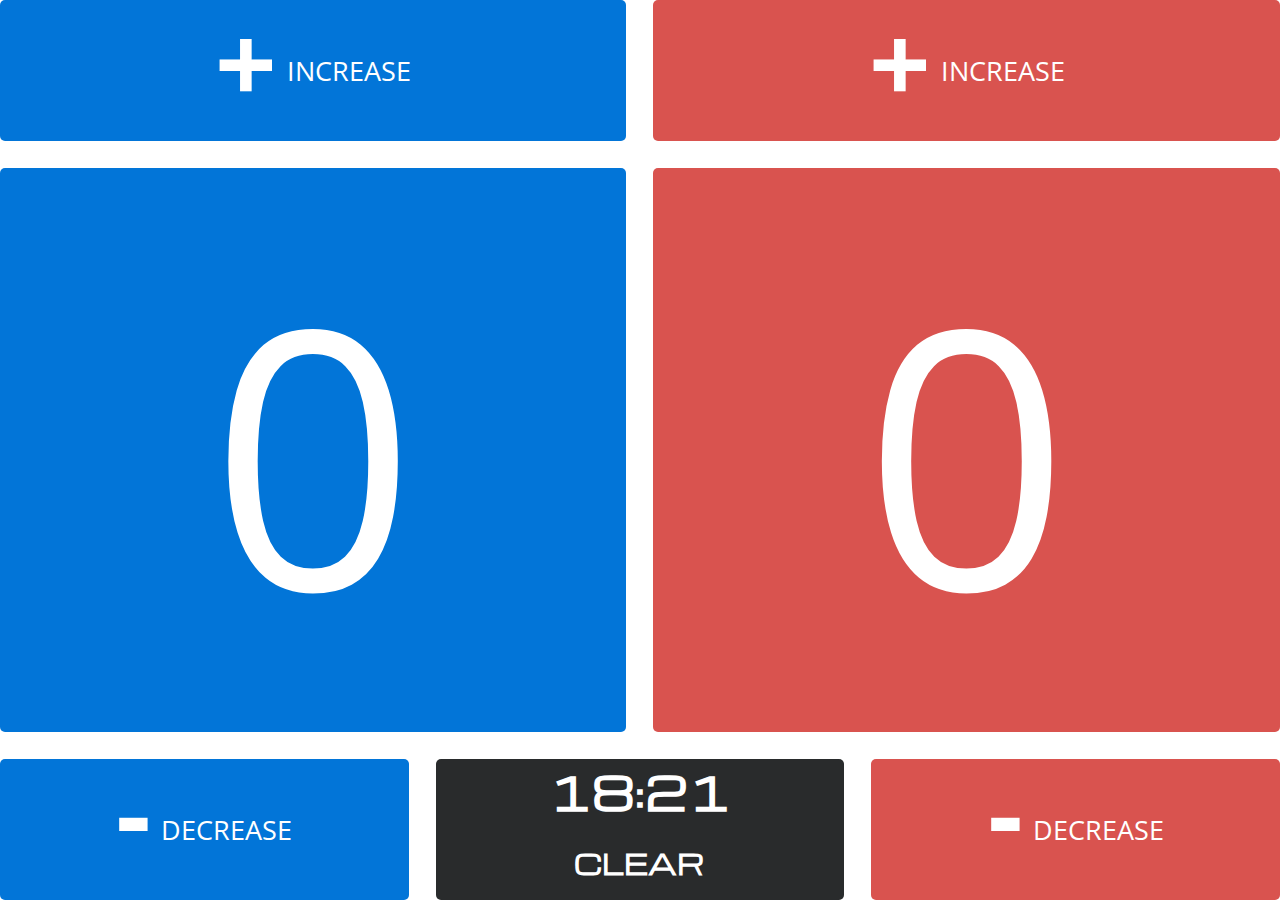
<file: html+javascript/index.html>
<!DOCTYPE html>
<html lang="en">

<head>
  <title>Score</title>

  <meta charset="UTF-8">
  <meta name="viewport" content="width=device-width, initial-scale=1.0">
  <meta http-equiv="X-UA-Compatible" content="ie=edge">

  <meta name="description" content="Just a score for a game of two.">
  <meta name="robots" content="index, follow" />
  <meta name="viewport" content="width=device-width, initial-scale=1, maximum-scale=1, user-scalable=0">


  <link rel="stylesheet" type="text/css" href="styles.css" />
  <script src="score.js"></script>
</head>

<body>
  <div class="container">

    <div class="blue-team button action-button" style="grid-column-start: 1;grid-column-end: 7"
      onclick="increaseScore('blueScore')">
      <span class="signal signal-positive">+</span>
      <span>increase</span>
    </div>

    <div class="red-team button action-button" style="grid-column-start: 7;grid-column-end: 13"
      onclick="increaseScore('redScore')">
      <span class="signal signal-positive">+</span>
      <span>increase</span>
    </div>

    <div id="blueScore" class="blue-team button points" style="grid-column-start: 1;grid-column-end: 7"
      onclick="increaseScore('blueScore')">
      0
    </div>

    <div id="redScore" class="red-team button points" style="grid-column-start: 7;grid-column-end: 13"
      onclick="increaseScore('redScore')">
      0
    </div>


    <div class="blue-team button action-button" style="grid-column-start: 1;grid-column-end: 5"
      onclick="decreaseScore('blueScore')">
      <span class="signal signal-negative">-</span>
      <span>decrease</span>
    </div>

    <div id="timebox" class="button menu"
      style="display: block; grid-column-start: 5;grid-column-end: 9;text-align: center;" onclick="clearScore()">
      <div id="time" style="font-size: 5vh;"></div>
      <script>initiateScore();</script>
      <small style="font-size: 3vh;">CLEAR</small>
    </div>

    <div class="red-team button action-button" style="grid-column-start: 9;grid-column-end: 13"
      onclick="decreaseScore('redScore')">
      <span class="signal signal-negative">-</span>
      <span>decrease</span>
    </div>

  </div>
</body>

</html>
<!-- Created by Willian Balbinot | @wbalbinot -->
</file>
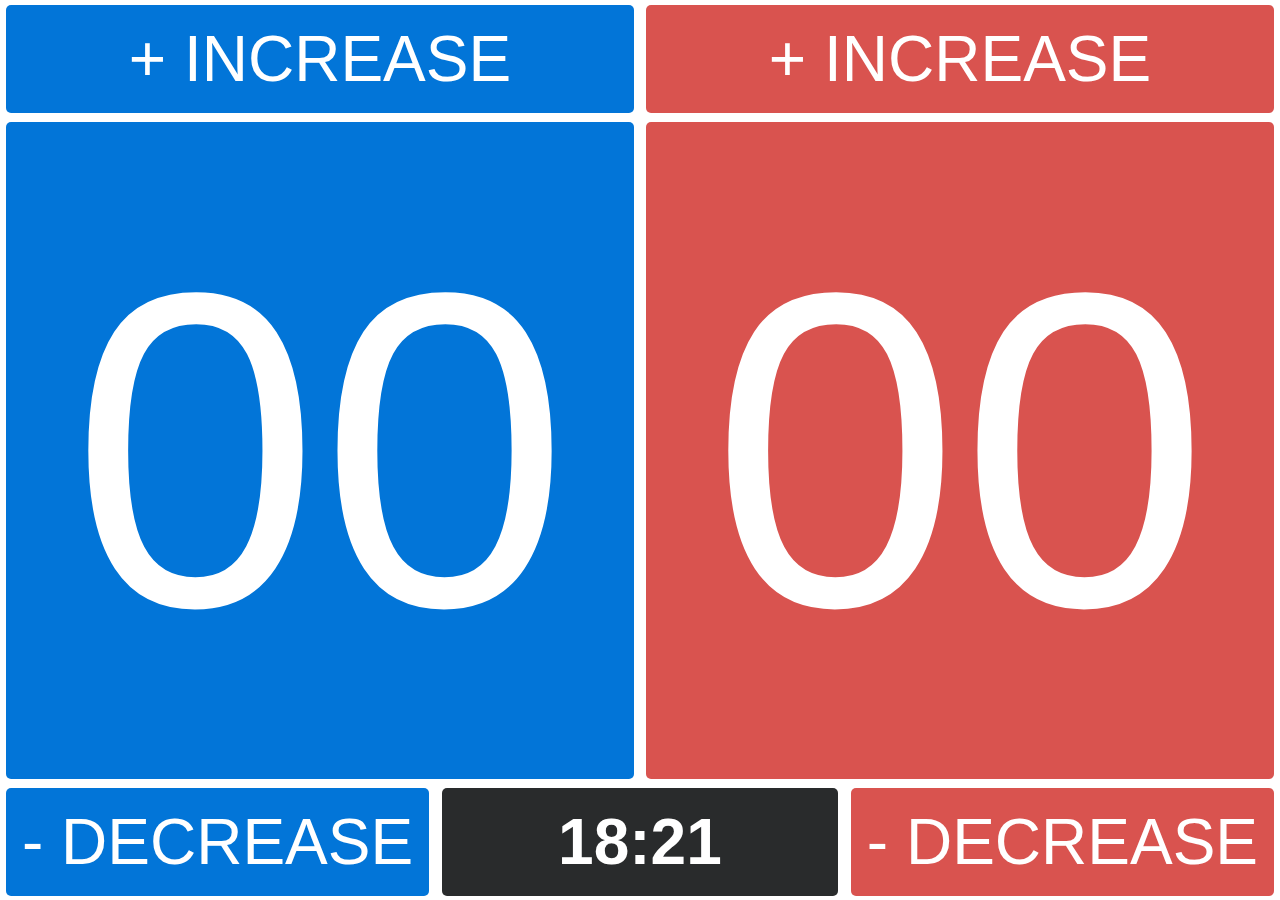
<file: javascript/index.html>
<!DOCTYPE html>
<html style="touch-action: manipulation;">

<head>
  <meta name="viewport" content="width=device-width" />
</head>

<body>
  <!-- Import the application and the HTML will not be edited -->
  <script src="index.js" type="module"></script>
  <!-- Everything will be manipulated on the script -->
</body>

</html>
</file>
<file: html+javascript/styles.css>
/* FONT IMPORT */
@import url('https://fonts.googleapis.com/css?family=Michroma|Open+Sans&display=swap');

html,
body {
  margin: 0;
  padding: 0;
  user-select: none;
}

.container {
  width: 100vw;
  height: 100vh;
  display: grid;
  grid-template-columns: repeat(12, 1fr);
  grid-template-rows: 1fr 4fr 1fr;
  grid-gap: 3vh;
}


.container>div {
  display: flex;
  justify-content: center;
  align-items: center;
}

.blue-team {
  background: #0275D8;
}

.red-team {
  background: #D9534F;
}

.points {
  font-size: 40vh;
  font-family: 'Open Sans', sans-serif;
}

.menu {
  background: #292B2C;
  font-family: 'Michroma', sans-serif;
  font-size: 5vh;
  font-weight: bold;
}

.button {
  color: #ffffff;
  border-radius: 5px;
  cursor: pointer;
}

.action-button {
  font-size: 3vh;
  font-family: 'Open Sans', sans-serif;
  text-transform: uppercase;
}

.signal {
  font-weight: bold;
  font-size: 12vh;
}

.signal-positive {
  margin-top: -2vh;
  width: 8vh;
}

.signal-negative {
  margin-top: -4vh;
  width: 5vh;
}
</file>
